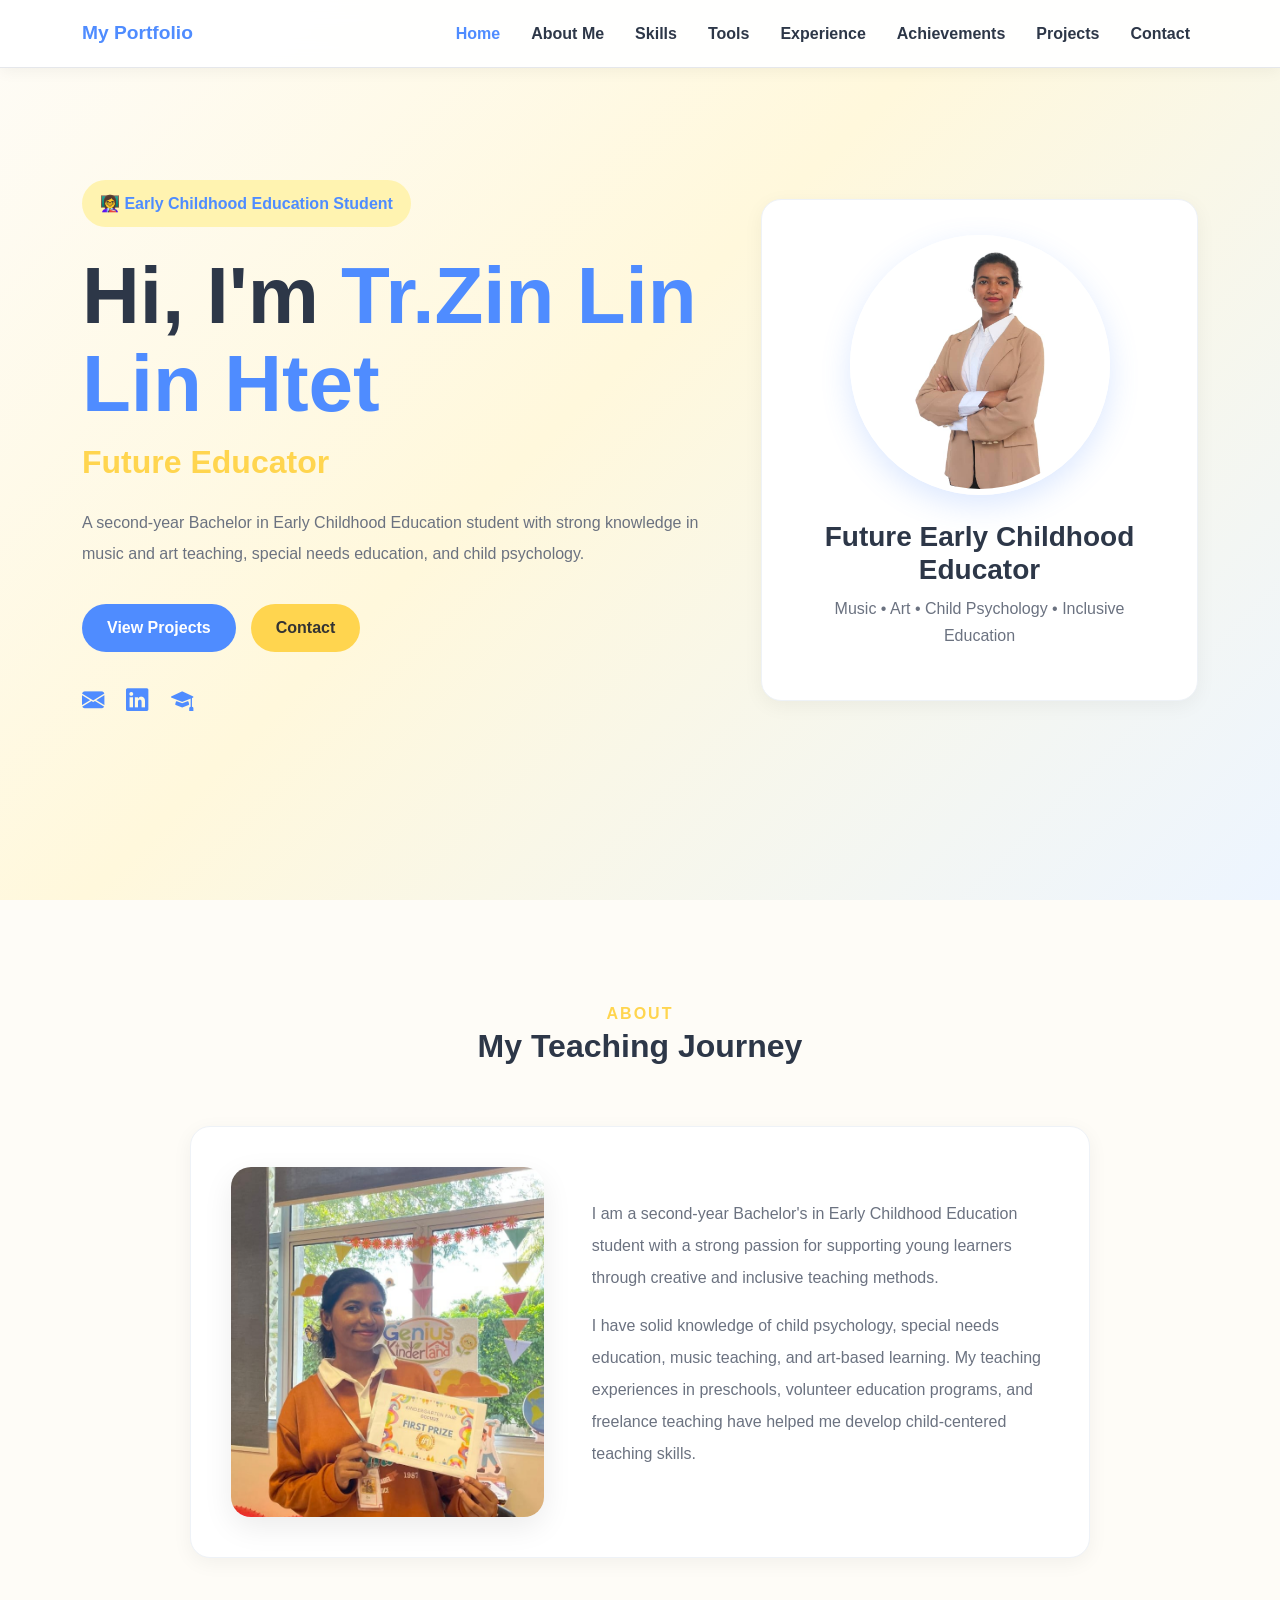
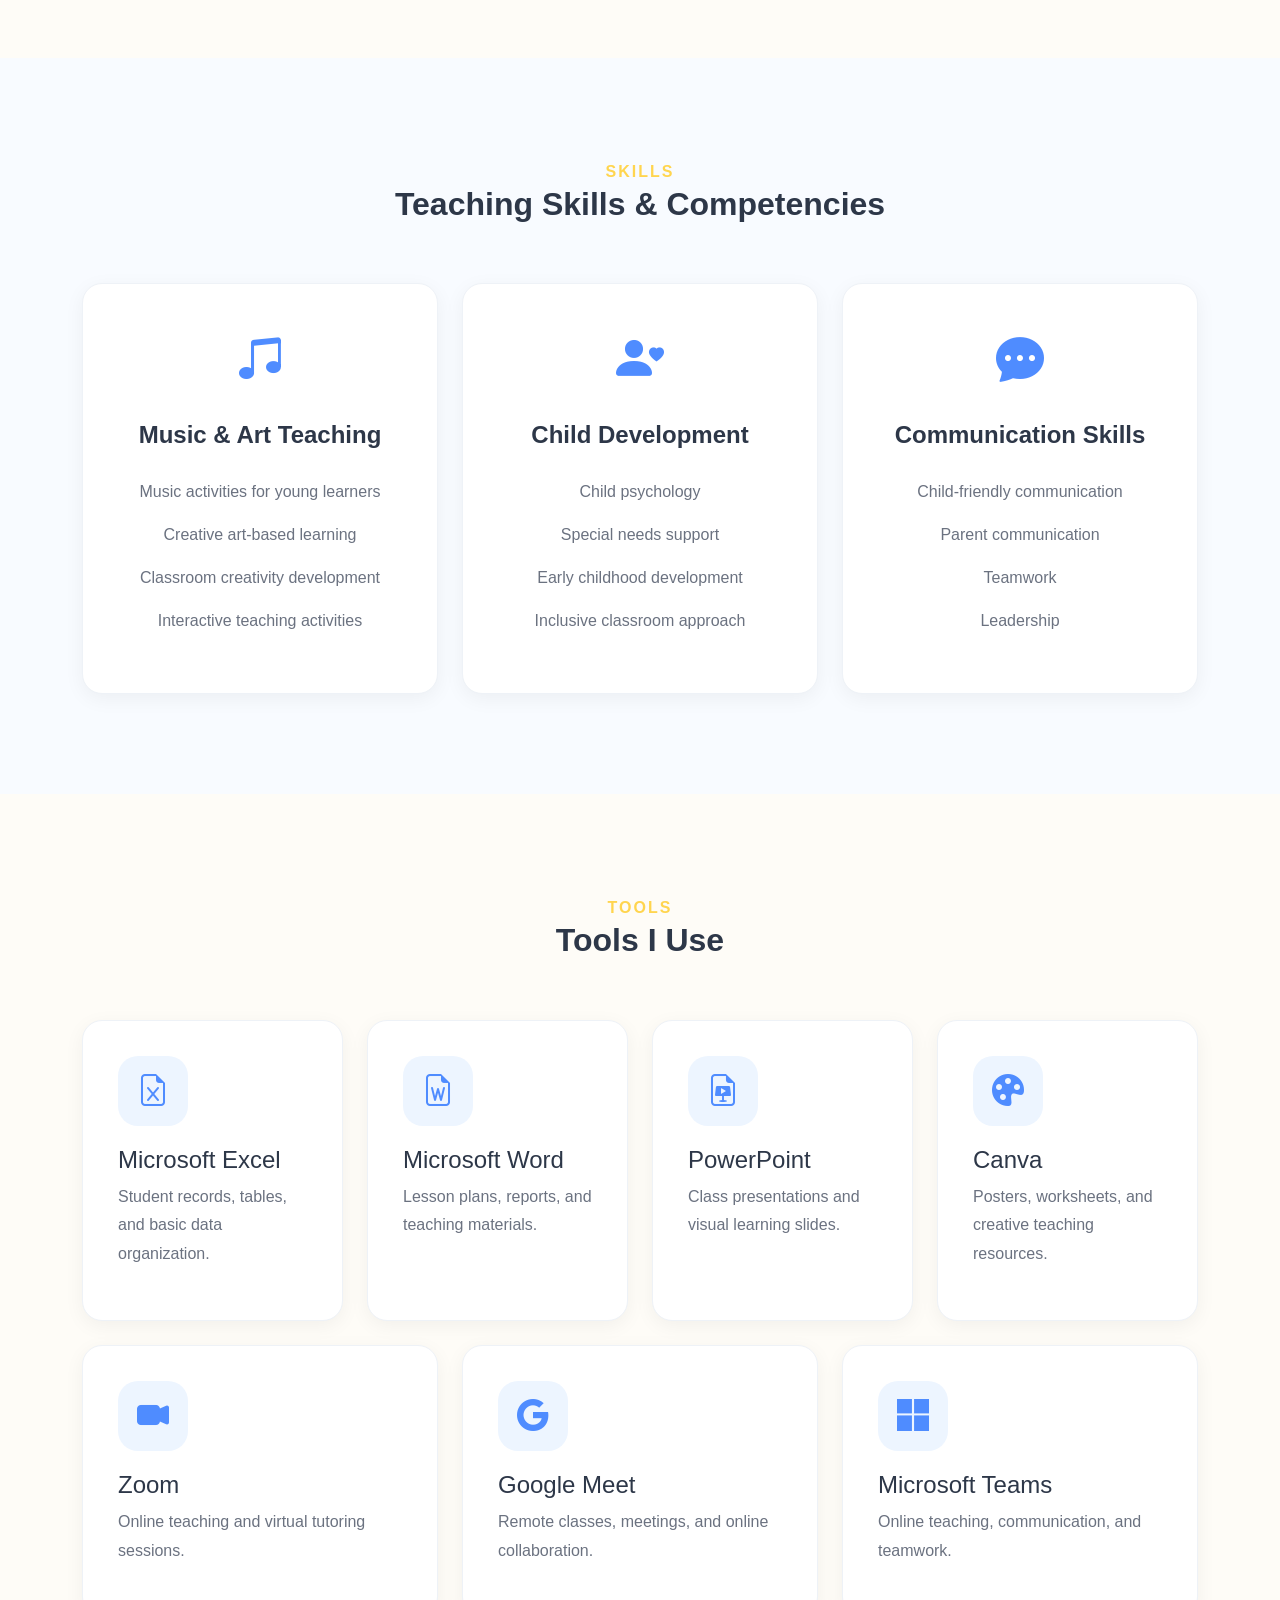
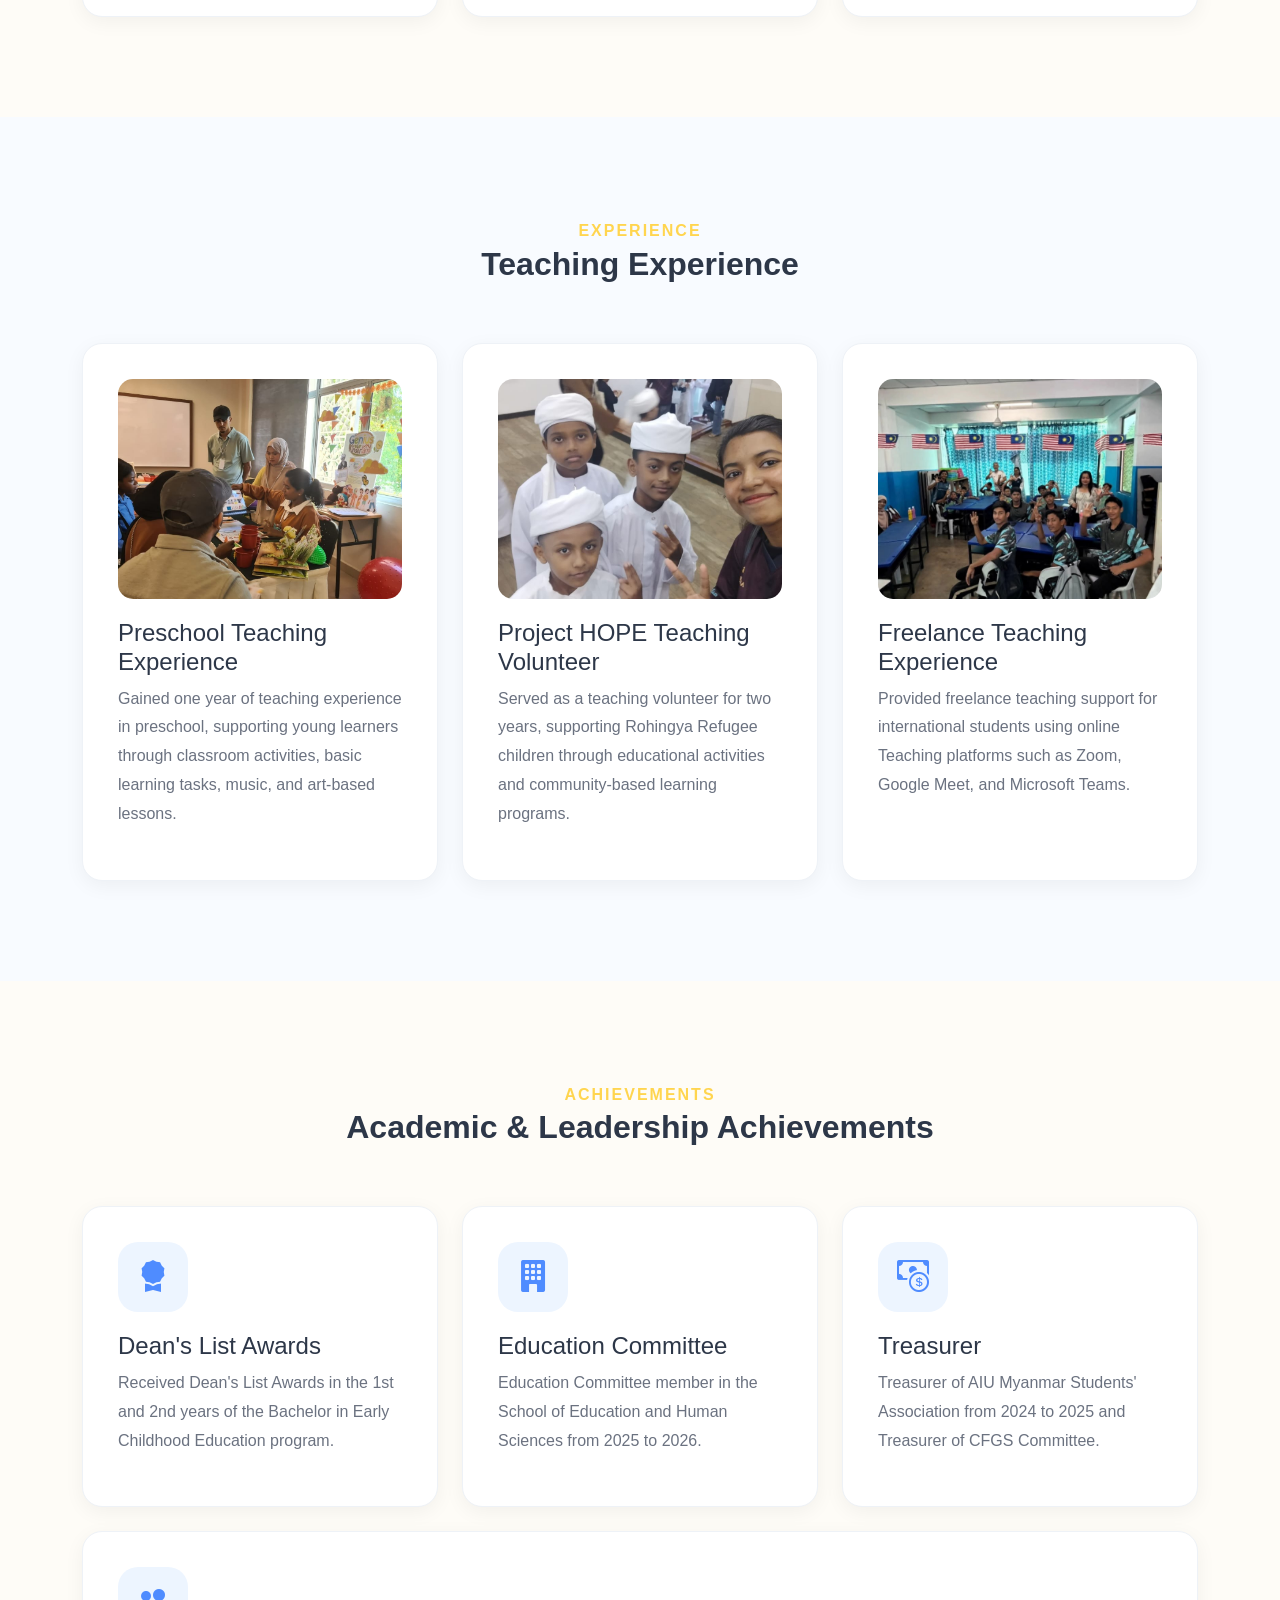
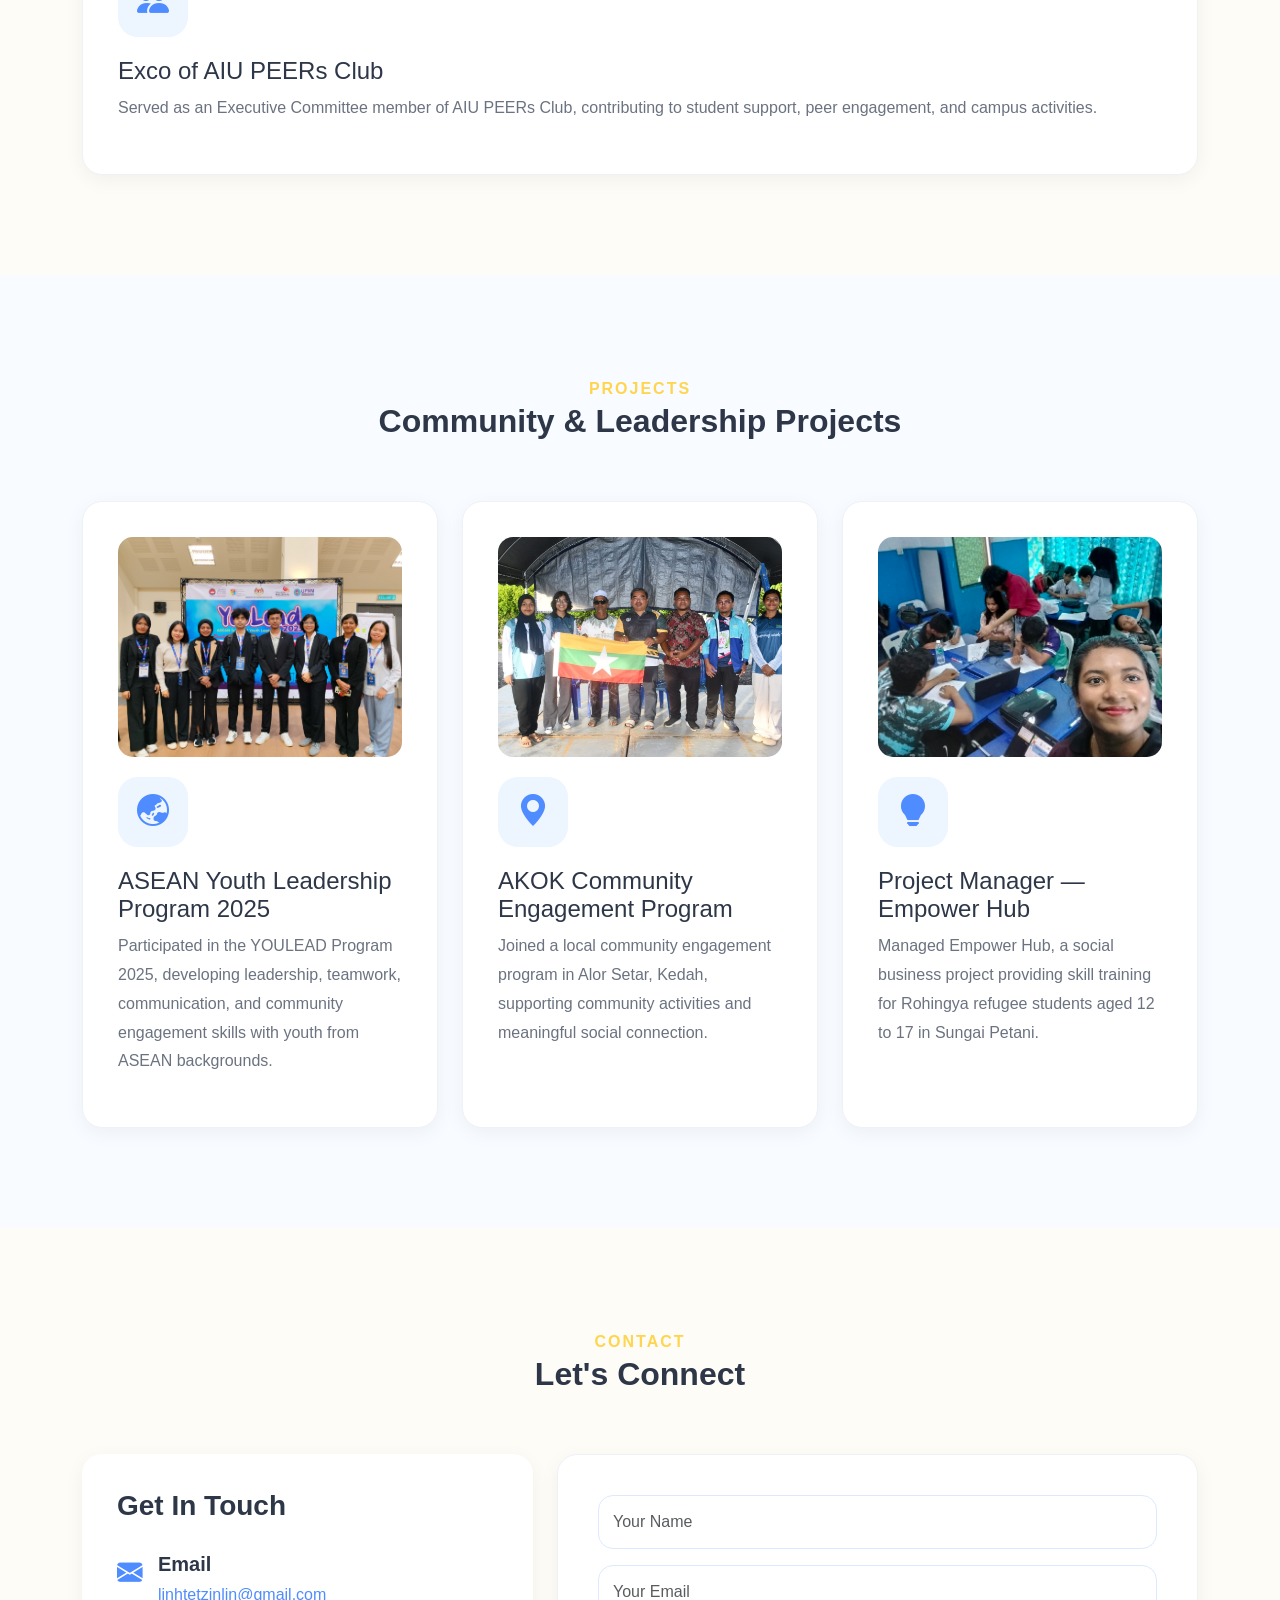
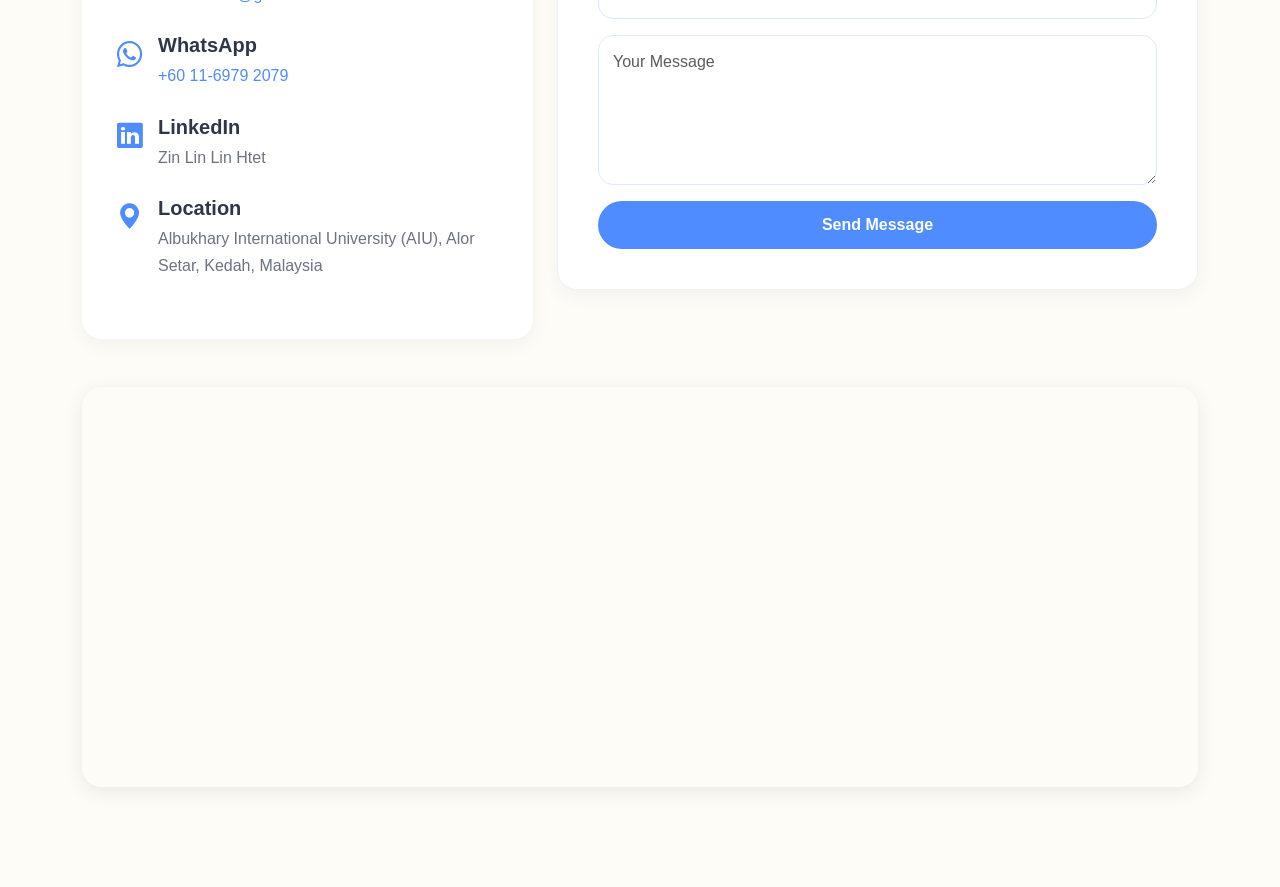
<file: index.html>
<!DOCTYPE html>
<html lang="en">

<head>
    <meta charset="UTF-8">
    <meta name="viewport" content="width=device-width, initial-scale=1.0">
    <title>My Portfolio</title>

    <link href="https://cdn.jsdelivr.net/npm/bootstrap@5.3.3/dist/css/bootstrap.min.css" rel="stylesheet">
    <link rel="stylesheet" href="https://cdn.jsdelivr.net/npm/bootstrap-icons@1.11.3/font/bootstrap-icons.min.css">
    <link rel="stylesheet" href="css/style.css">
</head>

<body>
    <!-- NAVBAR -->
<nav class="navbar navbar-expand-lg custom-navbar fixed-top">

    <div class="container">

        <a class="navbar-brand" href="#home">
            My Portfolio
        </a>

        <button class="navbar-toggler"
            type="button"
            data-bs-toggle="collapse"
            data-bs-target="#navbarContent">

            <i class="bi bi-list"></i>

        </button>

        <div class="collapse navbar-collapse" id="navbarContent">

            <ul class="navbar-nav ms-auto">

                <li class="nav-item">
                    <a class="nav-link" href="#home">Home</a>
                </li>

                <li class="nav-item">
                    <a class="nav-link" href="#about">About Me</a>
                </li>

                <li class="nav-item">
                    <a class="nav-link" href="#skills">Skills</a>
                </li>

                <li class="nav-item">
                    <a class="nav-link" href="#tools">Tools</a>
                </li>

                <li class="nav-item">
                    <a class="nav-link" href="#experience">Experience</a>
                </li>

                <li class="nav-item">
                    <a class="nav-link" href="#achievements">Achievements</a>
                </li>

                <li class="nav-item">
                    <a class="nav-link" href="#projects">Projects</a>
                </li>

                <li class="nav-item">
                    <a class="nav-link" href="#contact">Contact</a>
                </li>

            </ul>

        </div>

    </div>

</nav>

    <!-- HERO -->
    <section id="home" class="hero">
        <div class="container">
            <div class="row align-items-center min-vh-100 g-5">

                <div class="col-lg-7 reveal">
                    <div class="status-pill">
                        👩‍🏫 Early Childhood Education Student
                    </div>

                    <h1>
                        Hi, I'm
                        <span>Tr.Zin Lin Lin Htet</span>
                    </h1>

                    <h2>
                        <span id="typing"></span>
                    </h2>

                    <p class="hero-text">
                        A second-year Bachelor in Early Childhood Education student with strong knowledge
                        in music and art teaching, special needs education, and child psychology.
                    </p>

                    <div class="hero-buttons">
                        <a href="#projects" class="btn primary-btn">View Projects</a>
                        <a href="#contact" class="btn secondary-btn">Contact</a>
                    </div>

                    <div class="social-links">
                        <a href="#"><i class="bi bi-envelope-fill"></i></a>
                        <a href="#"><i class="bi bi-linkedin"></i></a>
                        <a href="#"><i class="bi bi-mortarboard-fill"></i></a>
                    </div>
                </div>

                <div class="col-lg-5 reveal">
                    <div class="profile-card">
                        <div class="avatar-wrapper">
                            <img src="images/profile.jpeg" alt="Zin Lin Lin Htet" class="profile-image">
                        </div>

                        <div class="profile-info">
                            <h3>Future Early Childhood Educator</h3>
                            <p>Music • Art • Child Psychology • Inclusive Education</p>
                        </div>
                    </div>
                </div>

            </div>
        </div>
    </section>

    <!-- ABOUT -->
    <section id="about" class="section">
        <div class="container">
            <div class="section-title reveal">
                <span>About</span>
                <h2>My Teaching Journey</h2>
            </div>

           <div class="about-card reveal">

    <div class="row align-items-center g-5">

        <div class="col-lg-5">

            <img src="images/about-teaching.jpg"
                 alt="Teaching Children"
                 class="about-image">

        </div>

        <div class="col-lg-7">

            <p>
                I am a second-year Bachelor's in Early Childhood Education student
                with a strong passion for supporting young learners through
                creative and inclusive teaching methods.
            </p>

            <p>
                I have solid knowledge of child psychology, special needs education,
                music teaching, and art-based learning. My teaching experiences in
                preschools, volunteer education programs, and freelance teaching
                have helped me develop child-centered teaching skills.
            </p>

        </div>

    </div>

</div>

        </div>
    </section>

    <!-- SKILLS -->
    <section id="skills" class="section light-section">
        <div class="container">

            <div class="section-title reveal">
                <span>Skills</span>
                <h2>Teaching Skills & Competencies</h2>
            </div>

            <div class="row g-4">

                <div class="col-lg-4 reveal">
                    <div class="skill-card">
                        <i class="bi bi-music-note-beamed"></i>
                        <h4>Music & Art Teaching</h4>
                        <ul>
                            <li>Music activities for young learners</li>
                            <li>Creative art-based learning</li>
                            <li>Classroom creativity development</li>
                            <li>Interactive teaching activities</li>
                        </ul>
                    </div>
                </div>

                <div class="col-lg-4 reveal">
                    <div class="skill-card">
                        <i class="bi bi-person-heart"></i>
                        <h4>Child Development</h4>
                        <ul>
                            <li>Child psychology</li>
                            <li>Special needs support</li>
                            <li>Early childhood development</li>
                            <li>Inclusive classroom approach</li>
                        </ul>
                    </div>
                </div>

                <div class="col-lg-4 reveal">
                    <div class="skill-card">
                        <i class="bi bi-chat-dots-fill"></i>
                        <h4>Communication Skills</h4>
                        <ul>
                            <li>Child-friendly communication</li>
                            <li>Parent communication</li>
                            <li>Teamwork</li>
                            <li>Leadership</li>
                        </ul>
                    </div>
                </div>

            </div>

        </div>
    </section>

    <!-- TOOLS -->
    <section id="tools" class="section">
        <div class="container">

            <div class="section-title reveal">
                <span>Tools</span>
                <h2>Tools I Use</h2>
            </div>

            <div class="row g-4">

                <div class="col-lg-3 col-md-6 reveal">
                    <div class="project-card">
                        <div class="project-icon"><i class="bi bi-file-earmark-excel"></i></div>
                        <h4>Microsoft Excel</h4>
                        <p>Student records, tables, and basic data organization.</p>
                    </div>
                </div>

                <div class="col-lg-3 col-md-6 reveal">
                    <div class="project-card">
                        <div class="project-icon"><i class="bi bi-file-earmark-word"></i></div>
                        <h4>Microsoft Word</h4>
                        <p>Lesson plans, reports, and teaching materials.</p>
                    </div>
                </div>

                <div class="col-lg-3 col-md-6 reveal">
                    <div class="project-card">
                        <div class="project-icon"><i class="bi bi-file-earmark-slides"></i></div>
                        <h4>PowerPoint</h4>
                        <p>Class presentations and visual learning slides.</p>
                    </div>
                </div>

                <div class="col-lg-3 col-md-6 reveal">
                    <div class="project-card">
                        <div class="project-icon"><i class="bi bi-palette-fill"></i></div>
                        <h4>Canva</h4>
                        <p>Posters, worksheets, and creative teaching resources.</p>
                    </div>
                </div>

                <div class="col-lg-4 reveal">
                    <div class="project-card">
                        <div class="project-icon"><i class="bi bi-camera-video-fill"></i></div>
                        <h4>Zoom</h4>
                        <p>Online teaching and virtual tutoring sessions.</p>
                    </div>
                </div>

                <div class="col-lg-4 reveal">
                    <div class="project-card">
                        <div class="project-icon"><i class="bi bi-google"></i></div>
                        <h4>Google Meet</h4>
                        <p>Remote classes, meetings, and online collaboration.</p>
                    </div>
                </div>

                <div class="col-lg-4 reveal">
                    <div class="project-card">
                        <div class="project-icon"><i class="bi bi-microsoft"></i></div>
                        <h4>Microsoft Teams</h4>
                        <p>Online teaching, communication, and teamwork.</p>
                    </div>
                </div>

            </div>

        </div>
    </section>

    <!-- EXPERIENCE -->
    <section id="experience" class="section light-section">
        <div class="container">

            <div class="section-title reveal">
                <span>Experience</span>
                <h2>Teaching Experience</h2>
            </div>

            <div class="row g-4">

                <div class="col-lg-4 reveal">
                    <div class="project-card">

                     <img src="images/preschool.jpg"
                     class="experience-image"
                     alt="Preschool Teaching">

                <h4>Preschool Teaching Experience</h4>
                        <p>
                            Gained one year of teaching experience in preschool, supporting young learners
                            through classroom activities, basic learning tasks, music, and art-based lessons.
                        </p>
                    </div>
                </div>
                
                <div class="col-lg-4 reveal">
                <div class="project-card">

                <img src="images/project-hope.jpg"
                 class="experience-image"
                 alt="Project HOPE">

            <h4>Project HOPE Teaching Volunteer</h4>

             <p>
               Served as a teaching volunteer for two years, supporting Rohingya Refugee children through
                            educational activities and community-based learning programs.
            </p>

            </div>
    
                </div>

                <div class="col-lg-4 reveal">
                    <div class="project-card">

               <img src="images/freelance.jpg"
                class="experience-image"
                alt="Freelance Teaching">

            <h4>Freelance Teaching Experience</h4>

            <p>
              Provided freelance teaching support for international students using online
                            Teaching platforms such as Zoom, Google Meet, and Microsoft Teams.
            </p>

            </div>
                
                </div>

            </div>

        </div>
    </section>

    <!-- ACHIEVEMENTS -->
    <section id="achievements" class="section">
        <div class="container">

            <div class="section-title reveal">
                <span>Achievements</span>
                <h2>Academic & Leadership Achievements</h2>
            </div>

            <div class="row g-4">

                <div class="col-lg-4 reveal">
                    <div class="project-card">
                        <div class="project-icon"><i class="bi bi-award-fill"></i></div>
                        <h4>Dean's List Awards</h4>
                        <p>
                            Received Dean's List Awards in the 1st and 2nd years of the
                            Bachelor in Early Childhood Education program.
                        </p>
                    </div>
                </div>

                <div class="col-lg-4 reveal">
                    <div class="project-card">
                        
                        <div class="project-icon"><i class="bi bi-building-fill"></i></div>
                        <h4>Education Committee</h4>
                        <p>
                            Education Committee member in the School of Education and Human Sciences
                            from 2025 to 2026.
                        </p>
                    </div>
                </div>

                <div class="col-lg-4 reveal">
                    <div class="project-card">
                        <div class="project-icon"><i class="bi bi-cash-coin"></i></div>
                        <h4>Treasurer</h4>
                        <p>
                            Treasurer of AIU Myanmar Students' Association from 2024 to 2025
                            and Treasurer of CFGS Committee.
                        </p>
                    </div>
                </div>

                <div class="col-lg-12 reveal">
                    <div class="project-card">
                        <div class="project-icon"><i class="bi bi-people-fill"></i></div>
                        <h4>Exco of AIU PEERs Club</h4>
                        <p>
                            Served as an Executive Committee member of AIU PEERs Club, contributing
                            to student support, peer engagement, and campus activities.
                        </p>
                    </div>
                </div>

            </div>

        </div>
    </section>

    <!-- PROJECTS -->
    <section id="projects" class="section light-section">
        <div class="container">

            <div class="section-title reveal">
                <span>Projects</span>
                <h2>Community & Leadership Projects</h2>
            </div>

            <div class="row g-4">

                <div class="col-lg-4 reveal">
                    <div class="project-card">
                        <img src="images/youlead.jpg"
                        class="project-image"
                        alt="YOULEAD">
                        <div class="project-icon"><i class="bi bi-globe-asia-australia"></i></div>
                        <h4>ASEAN Youth Leadership Program 2025</h4>
                        <p>
                            Participated in the YOULEAD Program 2025, developing leadership,
                            teamwork, communication, and community engagement skills with youth
                            from ASEAN backgrounds.
                        </p>
                    </div>
                </div>

                <div class="col-lg-4 reveal">
                    <div class="project-card">
                    <img src="images/akok.jpg"
                     class="project-image"
                      alt="AKOK">
                        <div class="project-icon"><i class="bi bi-geo-alt-fill"></i></div>
                        <h4>AKOK Community Engagement Program</h4>
                        <p>
                            Joined a local community engagement program in Alor Setar, Kedah,
                            supporting community activities and meaningful social connection.
                        </p>
                    </div>
                </div>

                <div class="col-lg-4 reveal">
                    <div class="project-card">
                        <img src="images/empower-hub.jpg"
                         class="project-image"
                          alt="Empower Hub">
                        <div class="project-icon"><i class="bi bi-lightbulb-fill"></i></div>
                        <h4>Project Manager — Empower Hub</h4>
                        <p>
                            Managed Empower Hub, a social business project providing skill training
                            for Rohingya refugee students aged 12 to 17 in Sungai Petani.
                        </p>
                    </div>
                </div>

            </div>

        </div>
    </section>

    <!-- CONTACT -->
   <section id="contact" class="section">

    <div class="container">

        <div class="section-title reveal">
            <span>Contact</span>
            <h2>Let's Connect</h2>
        </div>

        <div class="row g-4">

            <!-- Contact Information -->

            <div class="col-lg-5 reveal">

                <div class="contact-info-card">

                    <h3>Get In Touch</h3>

                    <div class="contact-item">

                        <i class="bi bi-envelope-fill"></i>

                        <div>
                            <h5>Email</h5>
                            <p>
                                <a href="mailto:linhtetzinlin@gmail.com">
                                    linhtetzinlin@gmail.com
                                </a>
                            </p>
                        </div>

                    </div>

                    <div class="contact-item">

                        <i class="bi bi-whatsapp"></i>

                        <div>
                            <h5>WhatsApp</h5>
                            <p>
                                <a href="https://wa.me/601169792079">
                                    +60 11-6979 2079
                                </a>
                            </p>
                        </div>

                    </div>

                    <div class="contact-item">

                        <i class="bi bi-linkedin"></i>

                        <div>
                            <h5>LinkedIn</h5>
                            <p>Zin Lin Lin Htet</p>
                        </div>

                    </div>

                    <div class="contact-item">

                        <i class="bi bi-geo-alt-fill"></i>

                        <div>
                            <h5>Location</h5>
                            <p>
                                Albukhary International University (AIU),
                                Alor Setar, Kedah, Malaysia
                            </p>
                        </div>

                    </div>

                </div>

            </div>

            <!-- Contact Form -->

            <div class="col-lg-7 reveal">

                <div class="contact-form">

                    <form onsubmit="sendMessage(event)">

                        <input type="text"
                            class="form-control mb-3"
                            placeholder="Your Name"
                            required>

                        <input type="email"
                            class="form-control mb-3"
                            placeholder="Your Email"
                            required>

                        <textarea class="form-control mb-3"
                            rows="5"
                            placeholder="Your Message"
                            required></textarea>

                        <button type="submit"
                            class="btn primary-btn w-100">

                            Send Message

                        </button>

                    </form>

                </div>

            </div>

        </div>

        <!-- MAP -->

        <div class="map-container reveal mt-5">

            <iframe
                src="https://maps.google.com/maps?q=Albukhary%20International%20University&t=&z=15&ie=UTF8&iwloc=&output=embed"
                width="100%"
                height="400"
                style="border:0;"
                allowfullscreen=""
                loading="lazy">
            </iframe>

        </div>

    </div>

</section>

    <script src="https://cdn.jsdelivr.net/npm/bootstrap@5.3.3/dist/js/bootstrap.bundle.min.js"></script>
    <script src="js/script.js"></script>

</body>

</html>
</file>
<file: css/style.css>
:root{
    --bg: #fefcf7;
    --card: #ffffff;
    --primary: #4f8cff;
    --secondary: #ffd54f;
    --text: #2d3748;
    --text-light: #6b7280;
    --border: #e5e7eb;
    --shadow: rgba(0,0,0,0.08);
}

*{
    margin:0;
    padding:0;
    box-sizing:border-box;
}

html{
    scroll-behavior:smooth;
}

body{
    font-family:'Poppins', sans-serif;
    background:var(--bg);
    color:var(--text);
    overflow-x:hidden;
    line-height:1.7;
}

a{
    text-decoration:none;
}

ul{
    list-style:none;
    padding-left:0;
}

section{
    scroll-margin-top:90px;
}

/* GENERAL */

.section{
    padding:100px 0;
}

.light-section{
    background:#f8fbff;
}

.section-title{
    text-align:center;
    margin-bottom:60px;
}

.section-title span{
    color:var(--secondary);
    font-weight:700;
    text-transform:uppercase;
    letter-spacing:2px;
}

.section-title h2{
    color:var(--text);
    font-weight:700;
}

/* NAVBAR */

.custom-navbar{
    background:rgba(255,255,255,0.95);
    backdrop-filter:blur(12px);
    border-bottom:1px solid var(--border);
    box-shadow:0 3px 15px rgba(0,0,0,0.05);
    padding:12px 0;
    z-index:1000;
}

.navbar-brand{
    color:var(--primary) !important;
    font-weight:800;
    font-size:1.2rem;
}

.nav-link{
    color:var(--text) !important;
    margin-left:15px;
    font-weight:600;
    transition:.3s;
}

.nav-link:hover,
.nav-link.active{
    color:var(--primary) !important;
}

.navbar-toggler{
    border:none;
    color:var(--primary);
    font-size:1.6rem;
}

.navbar-toggler:focus{
    box-shadow:none;
}

/* HERO */

.hero{
    min-height:100vh;
    display:flex;
    align-items:center;
    background:linear-gradient(
        135deg,
        #fefcf7 0%,
        #fff8dc 45%,
        #edf5ff 100%
    );
}

.hero h1{
    font-size:clamp(3rem,8vw,5rem);
    font-weight:800;
    line-height:1.1;
}

.hero h1 span{
    color:var(--primary);
}

.hero h2{
    color:var(--secondary);
    margin-top:15px;
    min-height:40px;
    font-weight:600;
}

.hero-text{
    color:var(--text-light);
    line-height:1.9;
    margin-top:25px;
    max-width:650px;
}

.status-pill{
    display:inline-block;
    padding:10px 18px;
    border-radius:50px;
    background:#fff3b0;
    color:var(--primary);
    font-weight:700;
    margin-bottom:25px;
}

/* BUTTONS */

.hero-buttons{
    display:flex;
    gap:15px;
    flex-wrap:wrap;
    margin-top:35px;
}

.primary-btn{
    background:var(--primary);
    color:white;
    border-radius:30px;
    padding:12px 25px;
    border:none;
    font-weight:600;
    transition:.3s;
}

.primary-btn:hover{
    transform:translateY(-3px);
    background:#3b7ef5;
    color:white;
}

.secondary-btn{
    background:var(--secondary);
    color:#333;
    border-radius:30px;
    padding:12px 25px;
    border:none;
    font-weight:600;
    transition:.3s;
}

.secondary-btn:hover{
    background:var(--primary);
    color:white;
    transform:translateY(-3px);
}

/* SOCIAL */

.social-links{
    margin-top:30px;
}

.social-links a{
    color:var(--primary);
    font-size:1.4rem;
    margin-right:18px;
    transition:.3s;
}

.social-links a:hover{
    color:var(--secondary);
}

/* CARDS */

.skill-card,
.project-card,
.about-card,
.profile-card,
.contact-form{
    background:var(--card);
    border-radius:20px;
    padding:25px;
    border:1px solid #eef2f7;
    box-shadow:0 5px 20px rgba(0,0,0,0.05);
    transition:.3s;
}

.skill-card:hover,
.project-card:hover,
.profile-card:hover{
    transform:translateY(-8px);
    box-shadow:0 15px 35px rgba(79,140,255,.15);
}

/* PROFILE */

.profile-card{
    padding:35px;
    text-align:center;
}

.avatar-wrapper{
    width:260px;
    height:260px;
    margin:auto;
}

.profile-image{
    width:100%;
    height:100%;
    border-radius:50%;
    object-fit:cover;
    border:6px solid white;
    box-shadow:0 10px 30px rgba(79,140,255,.2);
}

.profile-info h3{
    margin-top:25px;
    font-weight:700;
}

.profile-info p{
    color:var(--text-light);
}

/* ABOUT */

.about-card{
    padding:40px;
    max-width:900px;
    margin:auto;
}

.about-card p{
    color:var(--text-light);
    line-height:2;
}
.about-image{
    width:100%;
    height:350px;
    object-fit:cover;
    border-radius:20px;
    box-shadow:0 10px 30px rgba(0,0,0,0.08);
}
/* SKILLS */

.skill-card{
    padding:35px;
    text-align:center;
    height:100%;
}

.skill-card i{
    font-size:3rem;
    color:var(--primary);
}

.skill-card h4{
    margin:20px 0;
    font-weight:700;
}

.skill-card li{
    color:var(--text-light);
    padding:8px 0;
}

/* PROJECTS / TOOLS / ACHIEVEMENTS */

.project-card{
    padding:35px;
    height:100%;
}

.project-icon{
    width:70px;
    height:70px;
    border-radius:20px;
    background:#edf5ff;
    display:flex;
    align-items:center;
    justify-content:center;
    margin-bottom:20px;
}

.project-icon i{
    color:var(--primary);
    font-size:2rem;
}

.project-card p{
    color:var(--text-light);
    line-height:1.8;
}

/* CONTACT */


.contact-info-card{
    background:white;
    padding:35px;
    border-radius:20px;
    box-shadow:0 5px 20px rgba(0,0,0,0.05);
    height:100%;
}

.contact-info-card h3{
    margin-bottom:30px;
    font-weight:700;
}

.contact-item{
    display:flex;
    align-items:flex-start;
    gap:15px;
    margin-bottom:25px;
}

.contact-item i{
    font-size:1.6rem;
    color:var(--primary);
}

.contact-item h5{
    margin-bottom:5px;
    font-weight:600;
}

.contact-item p{
    margin:0;
    color:var(--text-light);
}

.contact-item a{
    color:var(--primary);
}

/* MAP */

.map-container{
    border-radius:20px;
    overflow: hidden;
    box-shadow:0 5px 20px rgba(0,0,0,0.08);
}

.map-container iframe{
    display: block;
}
.contact-form{
    max-width:700px;
    margin: auto;
    padding:40px;
}

.form-control{
    border:1px solid #dbeafe;
    border-radius:15px;
    padding:14px;
    background: white;
}

.form-control:focus{
    border-color:var(--primary);
    box-shadow:0 0 0 4px rgba(79,140,255,.15);
}

/* FOOTER */

footer{
    text-align:center;
    padding:30px;
    background:white;
    border-top:1px solid var(--border);
}

footer p{
    color:var(--text-light);
}

/* ANIMATION */

.reveal{
    opacity:0;
    transform:translateY(40px);
    transition:.8s;
}

.reveal.active{
    opacity:1;
    transform:translateY(0);
}

/* TOP BUTTON */

#topBtn{
    position:fixed;
    bottom:25px;
    right:25px;
    width:50px;
    height:50px;
    border:none;
    border-radius:50%;
    background:var(--primary);
    color:white;
    display:none;
    z-index:999;
}
.experience-image{
    width:100%;
    height:220px;
    object-fit:cover;
    border-radius:15px;
    margin-bottom:20px;
}
.project-image{
    width:100%;
    height:220px;
    object-fit:cover;
    border-radius:15px;
    margin-bottom:20px;
}
/* MOBILE */

@media(max-width:991px){

    .hero{
        text-align:center;
        padding-top:100px;
    }

    .hero-buttons{
        justify-content:center;
    }

    .social-links{
        text-align:center;
    }

    .profile-card{
        margin-top:40px;
    }

    .nav-link{
        margin-left:0;
        padding:10px 0;
    }
}

@media(max-width:768px){

    .section{
        padding:80px 0;
    }

    .avatar-wrapper{
        width:220px;
        height:220px;
    }

    .section-title h2{
        font-size:2rem;
    }
}
</file>
